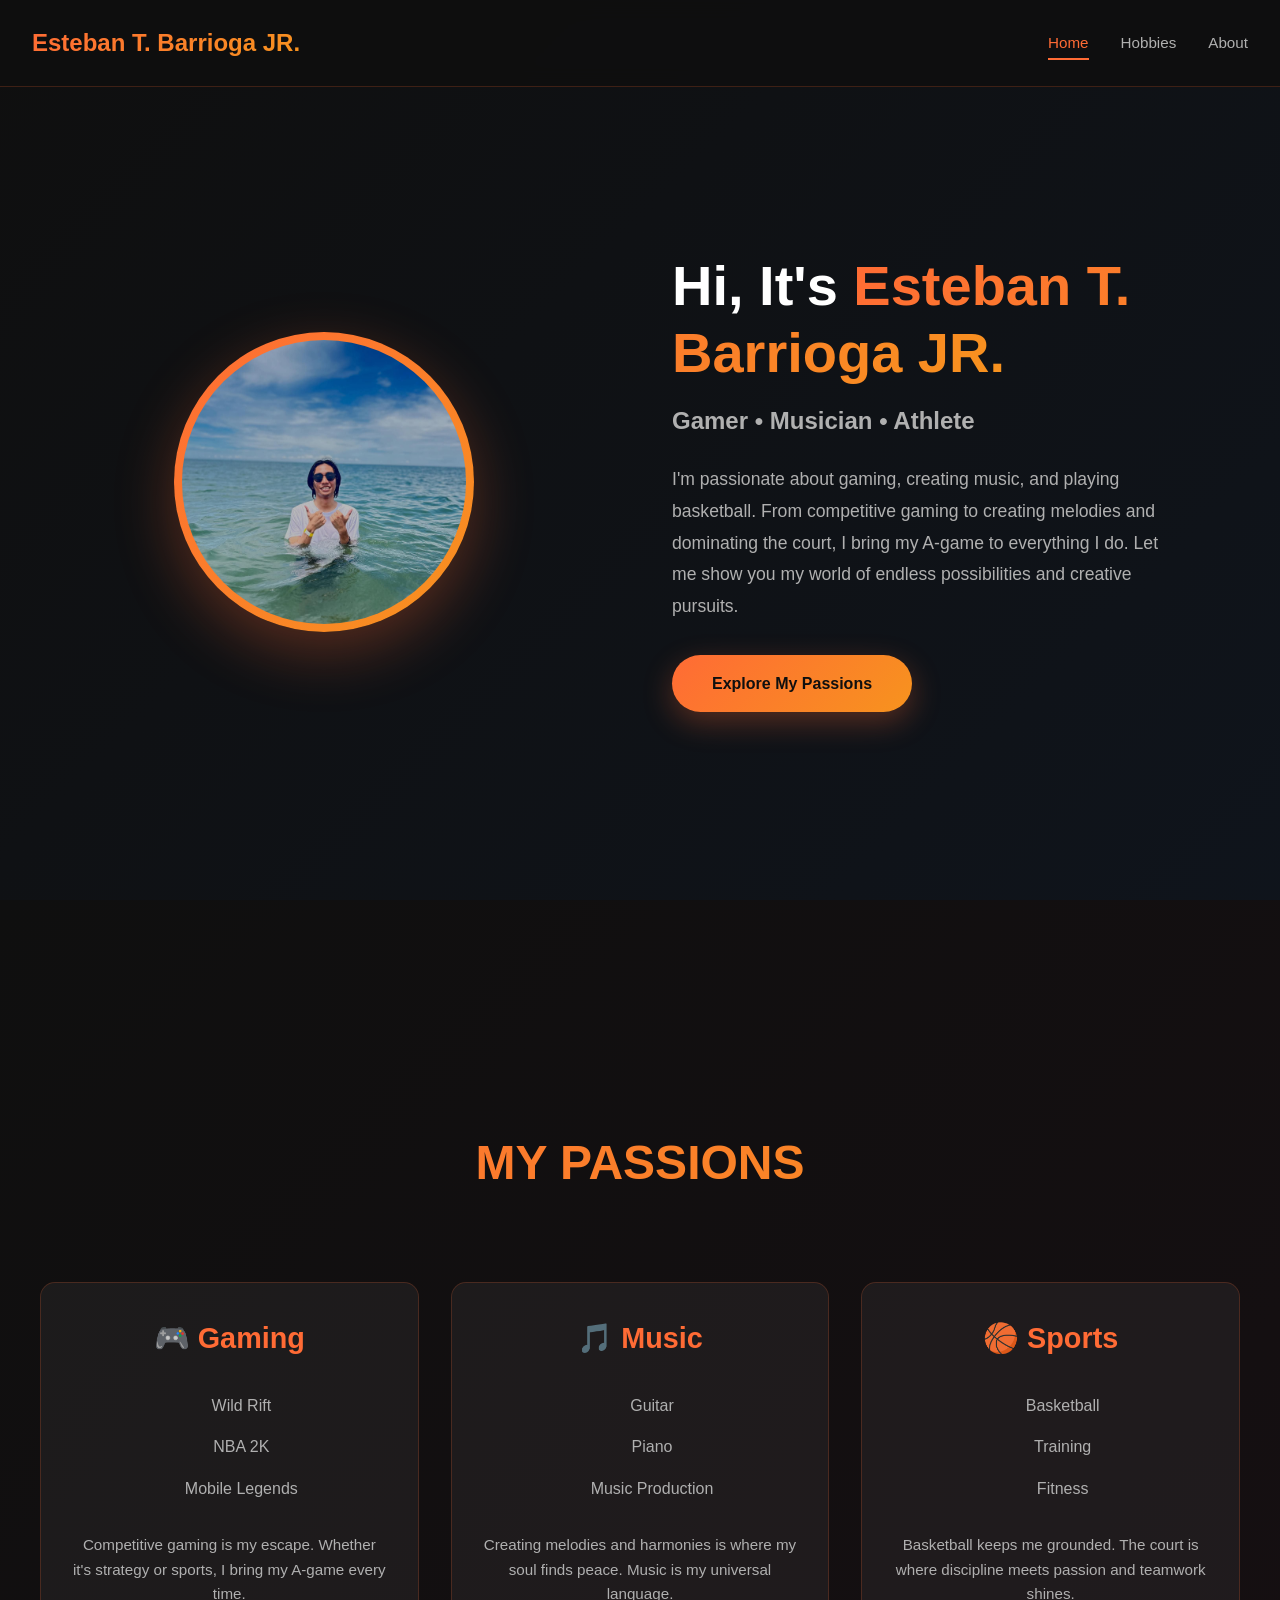
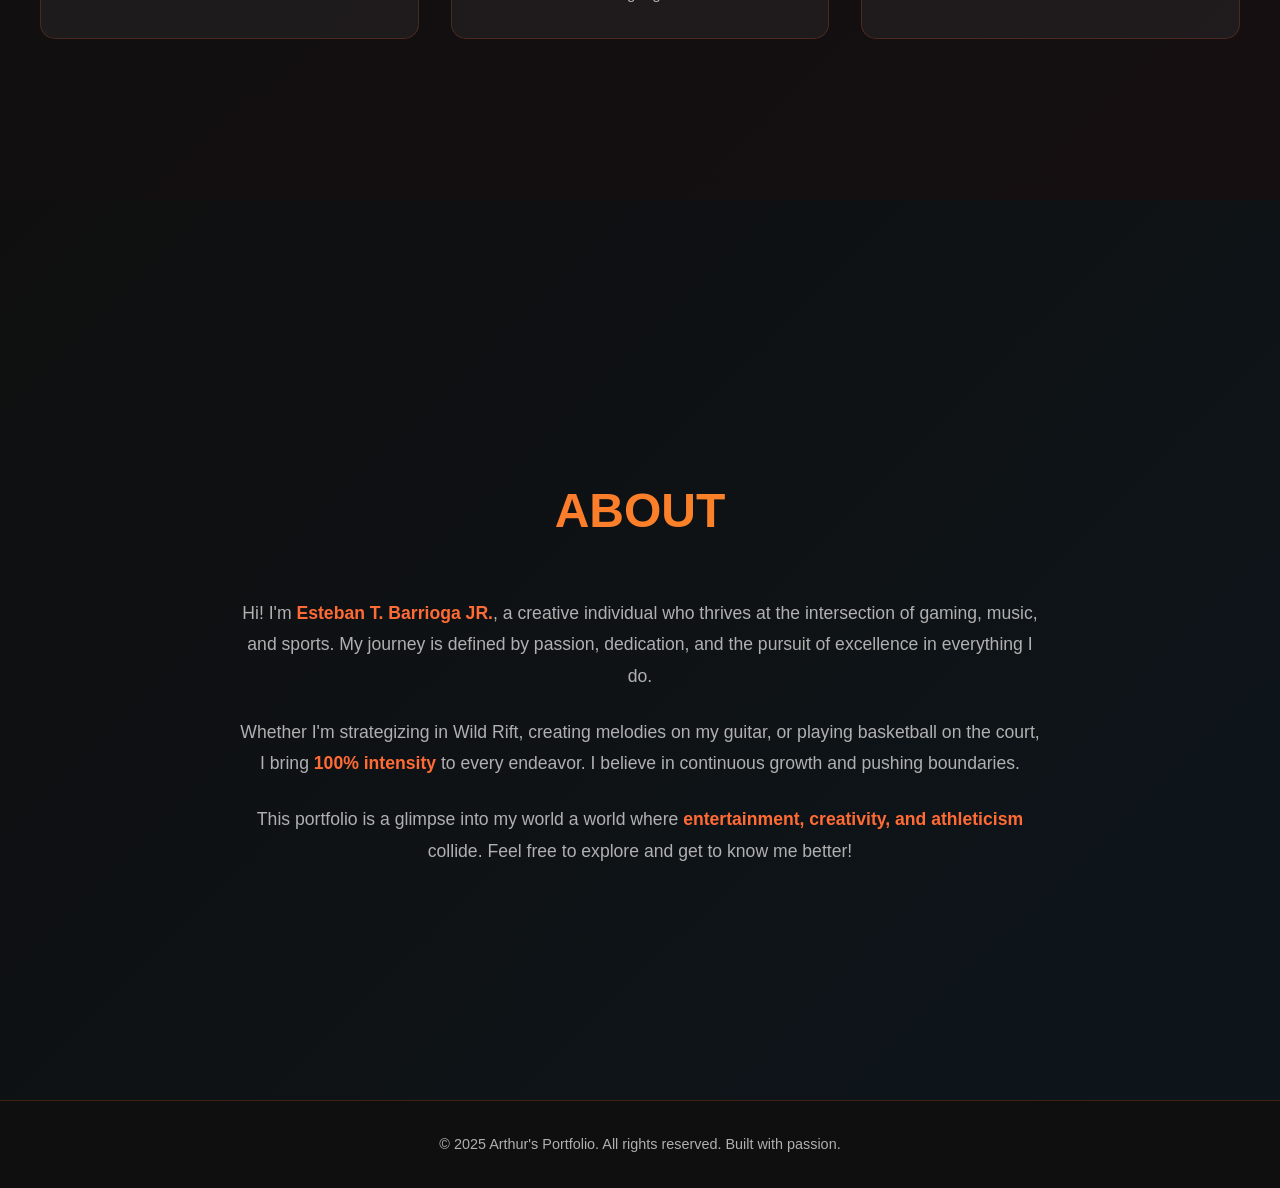
<file: index.html>
<!DOCTYPE html>
<html lang="en">
<head>
    <meta charset="UTF-8">
    <meta name="viewport" content="width=device-width, initial-scale=1.0">
    <title>Portfolio</title>
    <link rel="stylesheet" href="style.css">
</head>
<body>

    <!-- Navigation -->
    <nav class="navbar">
        <div class="nav-container">
            <div class="nav-logo">Esteban T. Barrioga JR.</div>
            <div class="nav-menu">
                <a href="#home" class="nav-link active">Home</a>
                <a href="htmls/hobbies.html" class="nav-link">Hobbies</a>
                <a href="#about" class="nav-link">About</a>
            </div>
        </div>
    </nav>

    <!-- HOME SECTION -->
    <section id="home" class="section home-section">
        <div class="home-content">
            <!-- Profile Picture Left -->
            <div class="profile-container">
                <div class="profile-circle">
                    <img src="resources/about-me-picture.jpg" alt="Arthur" class="profile-image">
                </div>
            </div>

            <!-- Intro Right -->
            <div class="intro-container">
                <h1 class="intro-title">
                    Hi, It's <span class="accent-text">Esteban T. Barrioga JR.</span>
                </h1>
                <h2 class="intro-subtitle">Gamer • Musician • Athlete</h2>
                <p class="intro-description">
                    I'm passionate about gaming, creating music, and playing basketball. From competitive gaming to creating melodies and dominating the court, I bring my A-game to everything I do. Let me show you my world of endless possibilities and creative pursuits.
                </p>
                <!-- FUTURE UPDATES -->
                <!-- <div class="social-icons">
                    <a href="#" class="social-icon" aria-label="LinkedIn">in</a>
                    <a href="#" class="social-icon" aria-label="Twitter">tw</a>
                    <a href="#" class="social-icon" aria-label="Instagram">ig</a>
                    <a href="#" class="social-icon" aria-label="YouTube">yt</a>
                </div> -->
                <a href="htmls/hobbies.html" class="cta-button">Explore My Passions</a>
            </div>
        </div>
    </section>

    <!-- HOBBIES SECTION -->
    <section id="hobbies" class="section hobbies-section">
        <h2 class="section-title">MY PASSIONS</h2>
        <div class="cards-container">
            <!-- Games Card -->
            <div class="card hobby-card">
                <h3>🎮 Gaming</h3>
                <ul class="hobby-items">
                    <li>Wild Rift</li>
                    <li>NBA 2K</li>
                    <li>Mobile Legends</li>
                </ul>
                <p>Competitive gaming is my escape. Whether it's strategy or sports, I bring my A-game every time.</p>
            </div>

            <!-- Instruments Card -->
            <div class="card hobby-card">
                <h3>🎵 Music</h3>
                <ul class="hobby-items">
                    <li>Guitar</li>
                    <li>Piano</li>
                    <li>Music Production</li>
                </ul>
                <p>Creating melodies and harmonies is where my soul finds peace. Music is my universal language.</p>
            </div>

            <!-- Sports Card -->
            <div class="card hobby-card">
                <h3>🏀 Sports</h3>
                <ul class="hobby-items">
                    <li>Basketball</li>
                    <li>Training</li>
                    <li>Fitness</li>
                </ul>
                <p>Basketball keeps me grounded. The court is where discipline meets passion and teamwork shines.</p>
            </div>
        </div>
    </section>

    <!-- ABOUT SECTION -->
    <section id="about" class="section about-section">
        <h2 class="section-title">ABOUT</h2>
        <div class="about-content">
            <p>
                Hi! I'm <span class="highlight">Esteban T. Barrioga JR.</span>, a creative individual who thrives at the intersection of gaming, music, and sports. My journey is defined by passion, dedication, and the pursuit of excellence in everything I do.
            </p>
            <p>
                Whether I'm strategizing in Wild Rift, creating melodies on my guitar, or playing basketball on the court, I bring <span class="highlight">100% intensity</span> to every endeavor. I believe in continuous growth and pushing boundaries.
            </p>
            <p>
                This portfolio is a glimpse into my world a world where <span class="highlight">entertainment, creativity, and athleticism</span> collide. Feel free to explore and get to know me better!
            </p>
        </div>
    </section>

    <!-- Footer -->
    <footer class="footer">
        <p>&copy; 2025 Arthur's Portfolio. All rights reserved. Built with passion.</p>
    </footer>

</body>
</html>
</file>
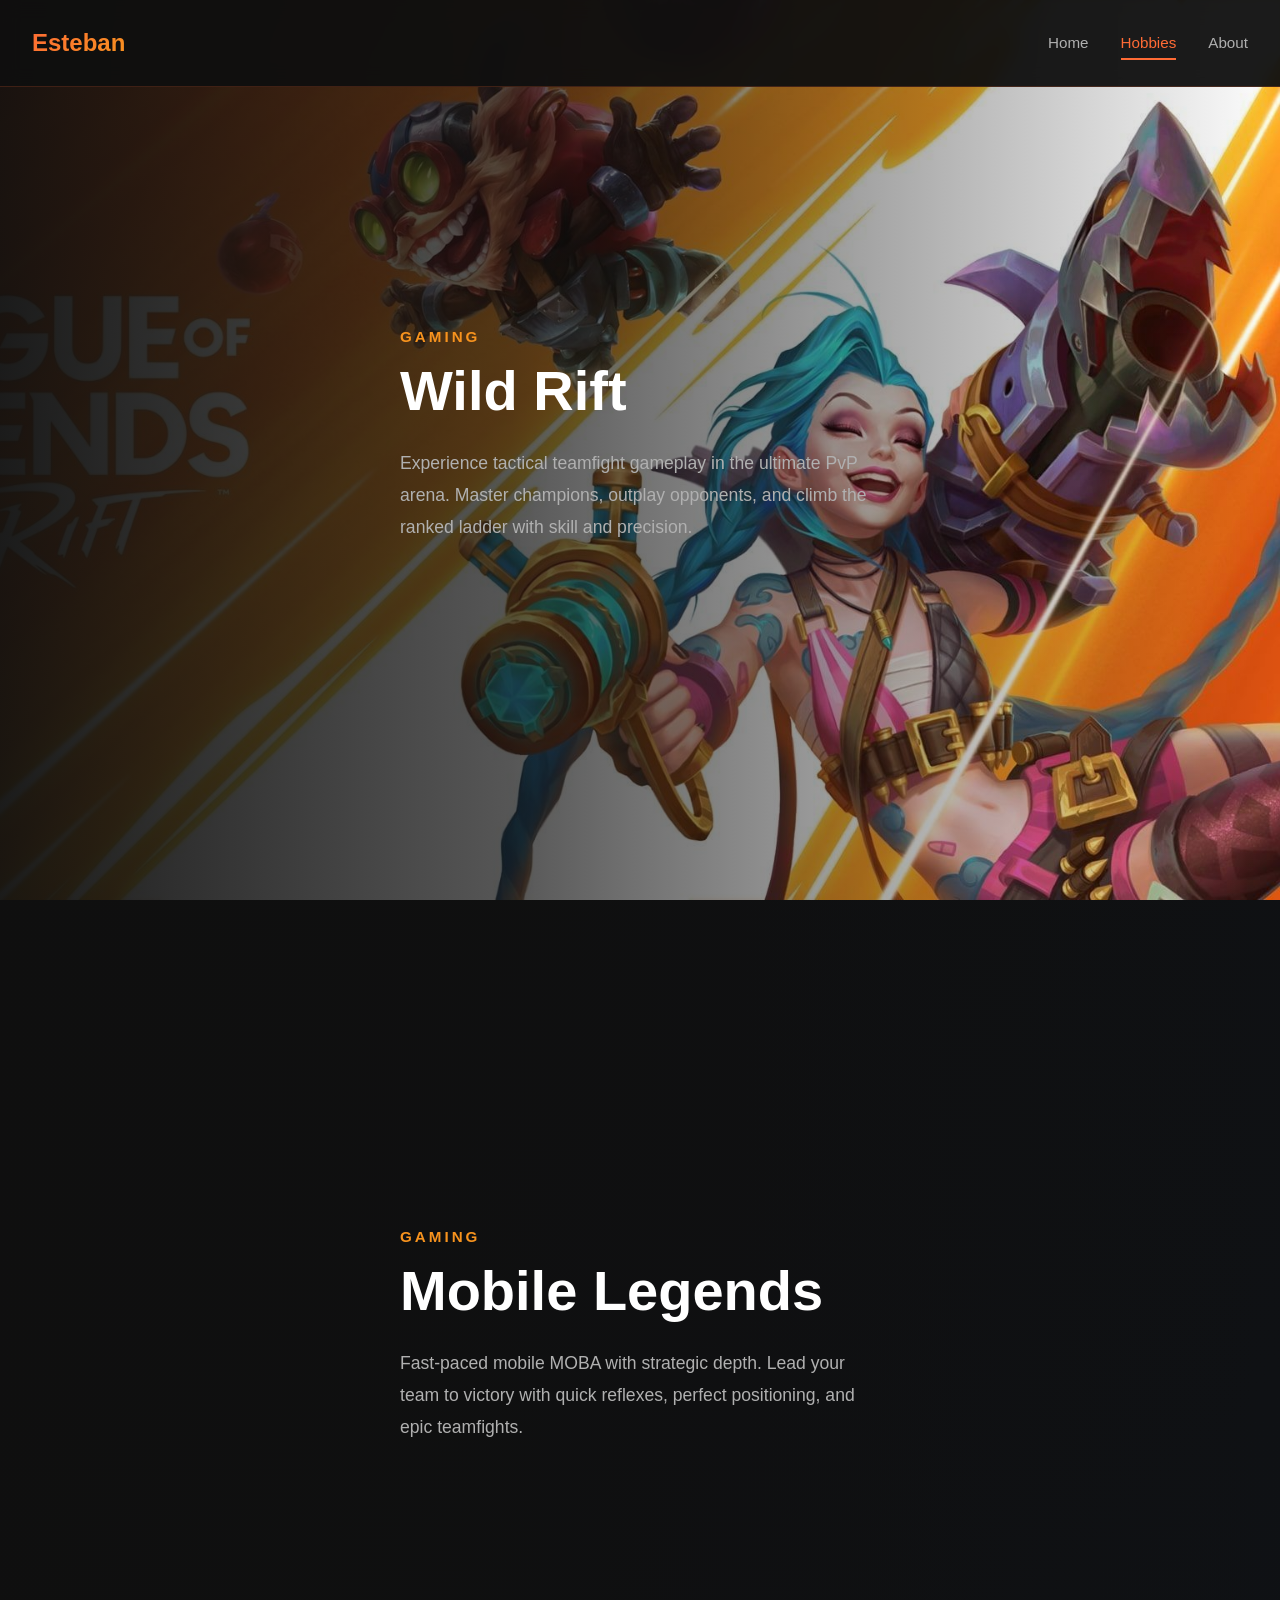
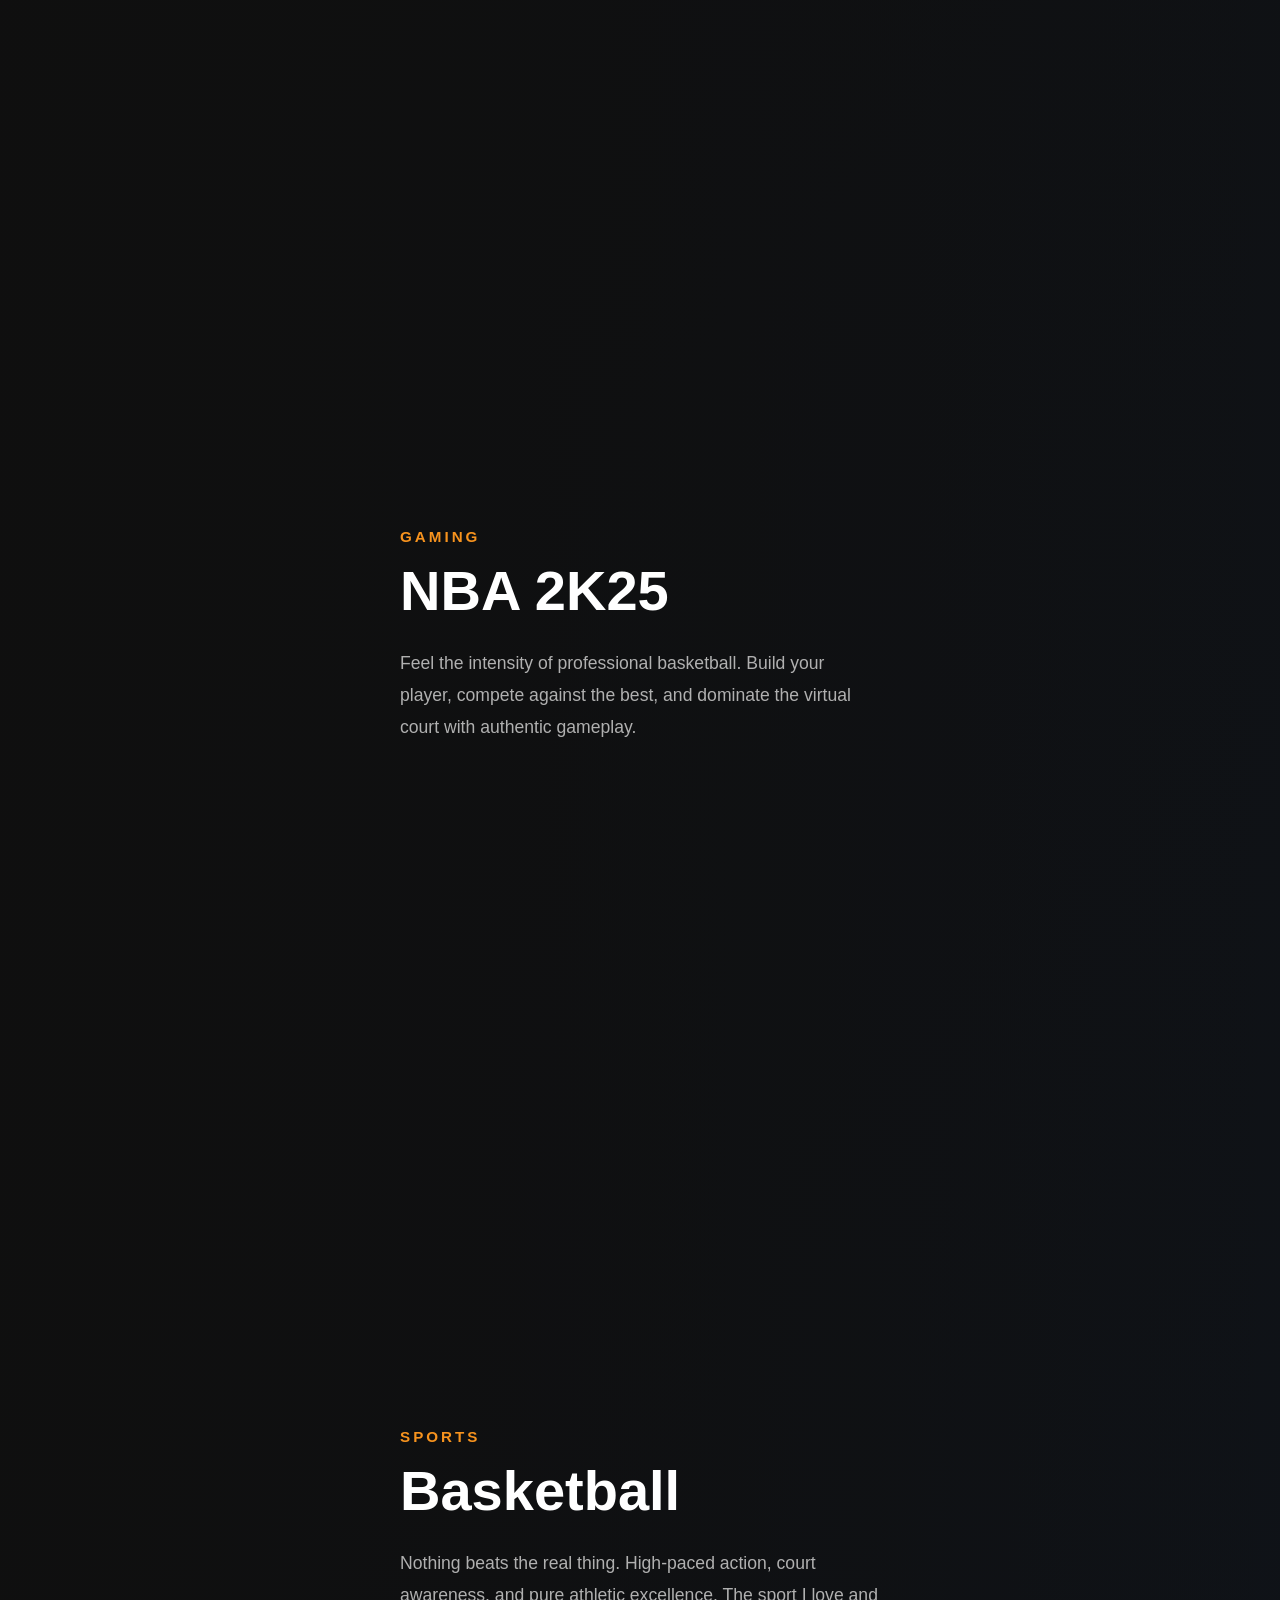
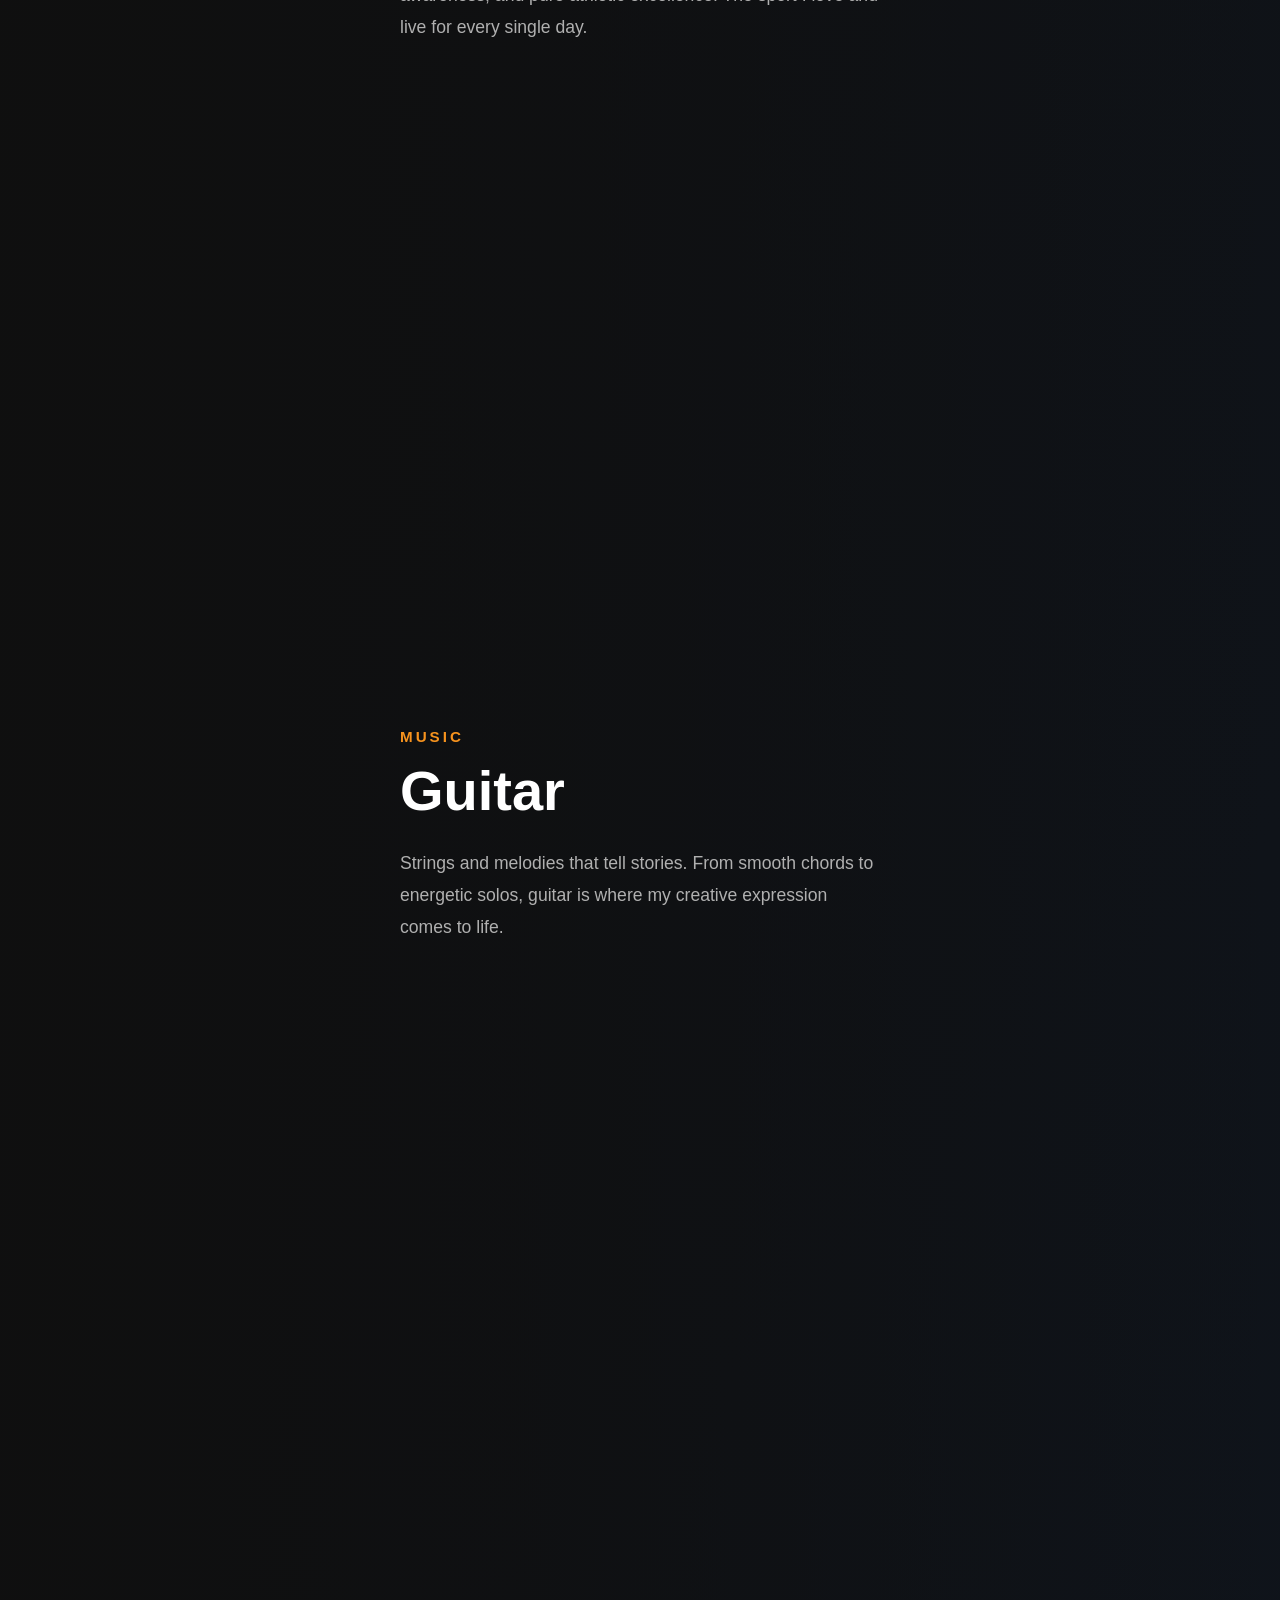
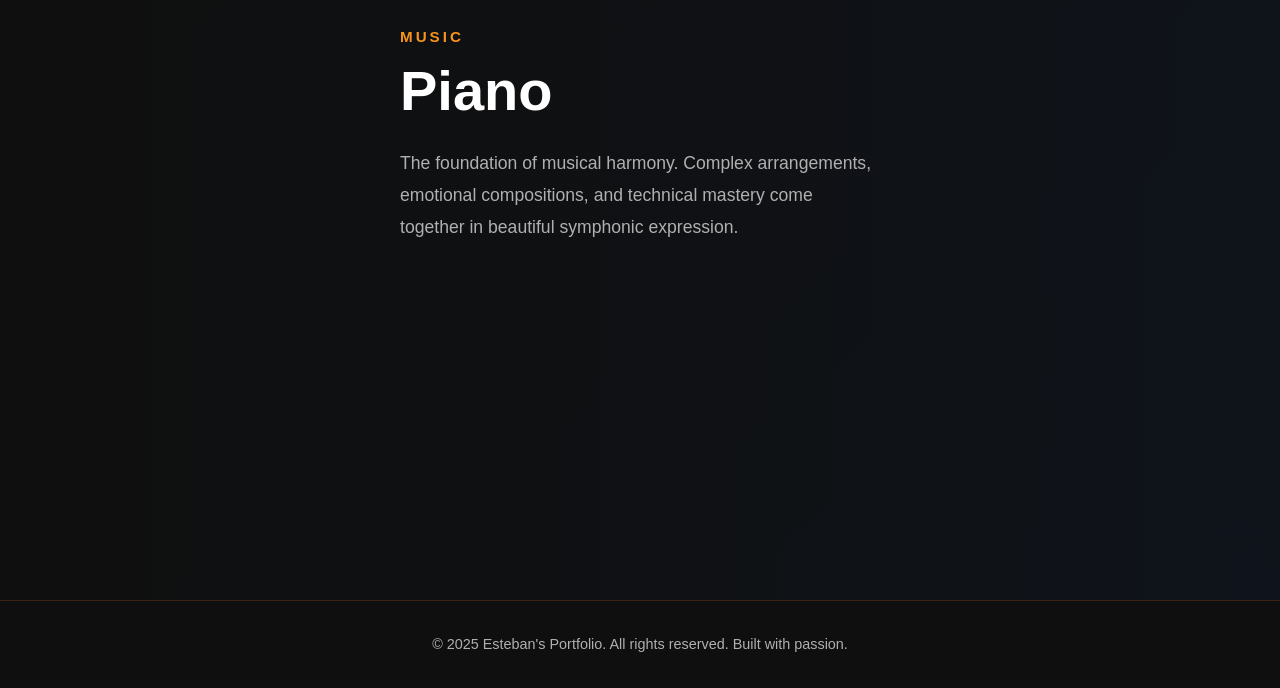
<file: hobbies.html>
<!DOCTYPE html>
<html lang="en">
<head>
    <meta charset="UTF-8">
    <meta name="viewport" content="width=device-width, initial-scale=1.0">
    <title>My Hobbies</title>
    <link rel="stylesheet" href="../style.css">
</head>
<body>

    <!-- Navigation -->
    <nav class="navbar">
        <div class="nav-container">
            <div class="nav-logo">Esteban</div>
            <div class="nav-menu">
                <a href="../index.html" class="nav-link">Home</a>
                <a href="#" class="nav-link active">Hobbies</a>
                <a href="../index.html#about" class="nav-link">About</a>
            </div>
        </div>
    </nav>

    <!-- GAMING HOBBIES -->
    <section class="hobby-showcase-section">
        <!-- Wild Rift -->
        <!-- Removed image-frame div, image now as background -->
        <div class="hobby-showcase" style="background-image: url('../resources/wild-rift.jpg')">
            <div class="showcase-content">
                <h2 class="showcase-category">GAMING</h2>
                <h1 class="showcase-title">Wild Rift</h1>
                <p class="showcase-description">
                    Experience tactical teamfight gameplay in the ultimate PvP arena. Master champions, outplay opponents, and climb the ranked ladder with skill and precision.
                </p>
                <!-- <div class="showcase-actions">
                    <button class="action-button primary">Play Now</button>
                    <button class="action-button secondary">Learn More</button>
                </div> -->
            </div>
        </div>

        <!-- Mobile Legends -->
        <div class="hobby-showcase" style="background-image: url('../resources/mobile-legends.jpg')">
            <div class="showcase-content">
                <h2 class="showcase-category">GAMING</h2>
                <h1 class="showcase-title">Mobile Legends</h1>
                <p class="showcase-description">
                    Fast-paced mobile MOBA with strategic depth. Lead your team to victory with quick reflexes, perfect positioning, and epic teamfights.
                </p>
                <!-- <div class="showcase-actions">
                    <button class="action-button primary">Play Now</button>
                    <button class="action-button secondary">Learn More</button>
                </div> -->
            </div>
        </div>

        <!-- NBA 2K25 -->
        <div class="hobby-showcase" style="background-image: url('../resources/nba-2k25.jpg')">
            <div class="showcase-content">
                <h2 class="showcase-category">GAMING</h2>
                <h1 class="showcase-title">NBA 2K25</h1>
                <p class="showcase-description">
                    Feel the intensity of professional basketball. Build your player, compete against the best, and dominate the virtual court with authentic gameplay.
                </p>
                <!-- <div class="showcase-actions">
                    <button class="action-button primary">Play Now</button>
                    <button class="action-button secondary">Learn More</button>
                </div> -->
            </div>
        </div>

        <!-- Basketball -->
        <div class="hobby-showcase" style="background-image: url('../resources/basketball.jpeg')">
            <div class="showcase-content">
                <h2 class="showcase-category">SPORTS</h2>
                <h1 class="showcase-title">Basketball</h1>
                <p class="showcase-description">
                    Nothing beats the real thing. High-paced action, court awareness, and pure athletic excellence. The sport I love and live for every single day.
                </p>
                <!-- <div class="showcase-actions">
                    <button class="action-button primary">Learn More</button>
                    <button class="action-button secondary">Training Tips</button>
                </div> -->
            </div>
        </div>

        <!-- Guitar -->
        <div class="hobby-showcase" style="background-image: url('../resources/guitar.jpg')">
            <div class="showcase-content">
                <h2 class="showcase-category">MUSIC</h2>
                <h1 class="showcase-title">Guitar</h1>
                <p class="showcase-description">
                    Strings and melodies that tell stories. From smooth chords to energetic solos, guitar is where my creative expression comes to life.
                </p>
                <!-- <div class="showcase-actions">
                    <button class="action-button primary">Listen</button>
                    <button class="action-button secondary">Covers</button>
                </div> -->
            </div>
        </div>

        <!-- Piano -->
        <div class="hobby-showcase" style="background-image: url('../resources/piano.jpg')">
            <div class="showcase-content">
                <h2 class="showcase-category">MUSIC</h2>
                <h1 class="showcase-title">Piano</h1>
                <p class="showcase-description">
                    The foundation of musical harmony. Complex arrangements, emotional compositions, and technical mastery come together in beautiful symphonic expression.
                </p>
                <!-- <div class="showcase-actions">
                    <button class="action-button primary">Listen</button>
                    <button class="action-button secondary">Compositions</button>
                </div> -->
            </div>
        </div>
    </section>

    <!-- Footer -->
    <footer class="footer">
        <p>&copy; 2025 Esteban's Portfolio. All rights reserved. Built with passion.</p>
    </footer>

</body>

<!-- UNCOMMENT TO ENABLE ACTION BUTTONS
     FOR FUTURE REFERENCE LINKS ON ONLINE WEBSITES -->
</html>
</file>
<file: style.css>
/* ============================================
   ROOT VARIABLES & COLOR SCHEME
   ============================================
   Defines the main color palette used throughout the website.
   By using CSS variables (custom properties), we can easily
   change colors globally without editing individual selectors.
*/
:root {
  --primary-color: #ff6b35; /* Main orange/red color for accents and gradients */
  --secondary-color: #004e89; /* Deep blue for secondary accents */
  --accent-color: #f7931e; /* Gold/yellow accent for highlights */
  --dark-bg: #0f0f0f; /* Dark background color (almost black) */
  --light-text: #ffffff; /* White text for main content */
  --muted-text: #b0b0b0; /* Gray text for secondary content */
  --border-color: rgba(255, 107, 53, 0.2); /* Semi-transparent orange for borders */
}

/* ============================================
   GLOBAL RESET & BASE STYLES
   ============================================
   Removes default browser margins/padding and sets
   fundamental styles that apply to all elements.
*/
* {
  margin: 0;
  padding: 0;
  box-sizing: border-box; /* Ensures padding/borders are included in element width/height */
}

html {
  scroll-behavior: smooth; /* Makes scrolling animate smoothly instead of jumping */
  scroll-snap-type: y mandatory; /* Enables scroll-snapping for full-page sections */
}

body {
  font-family: "Segoe UI", Tahoma, Geneva, Verdana, sans-serif;
  background-color: var(--dark-bg);
  color: var(--light-text);
  overflow-x: hidden; /* Prevents horizontal scrollbar from appearing */
  line-height: 1.6; /* Adds vertical spacing between lines for readability */
}

/* ============================================
   ANIMATIONS
   ============================================
   Reusable keyframe animations that create smooth,
   engaging visual transitions throughout the site.
*/

/* Slides the navbar down from above when page loads */
@keyframes slideDown {
  from {
    transform: translateY(-100%);
    opacity: 0;
  }
  to {
    transform: translateY(0);
    opacity: 1;
  }
}

/* Fades content in and slides it up from bottom */
@keyframes fadeInUp {
  from {
    opacity: 0;
    transform: translateY(30px);
  }
  to {
    opacity: 1;
    transform: translateY(0);
  }
}

/* Simple fade-in animation without movement */
@keyframes fadeIn {
  from {
    opacity: 0;
  }
  to {
    opacity: 1;
  }
}

/* Scales element from small to normal size while fading in */
@keyframes scaleIn {
  from {
    opacity: 0;
    transform: scale(0.8);
  }
  to {
    opacity: 1;
    transform: scale(1);
  }
}

/* Slides content in from the right side */
@keyframes slideInRight {
  from {
    opacity: 0;
    transform: translateX(40px);
  }
  to {
    opacity: 1;
    transform: translateX(0);
  }
}

/* ============================================
   NAVIGATION BAR
   ============================================
   Fixed header that stays at top of page with
   navigation links. Uses blur effect for glass-morphism style.
*/
.navbar {
  position: fixed;
  top: 0;
  width: 100%;
  background: rgba(15, 15, 15, 0.95); /* Semi-transparent dark background */
  backdrop-filter: blur(10px); /* Glass-morphism effect */
  border-bottom: 1px solid var(--border-color);
  z-index: 1000; /* Ensures navbar stays above other content */
  animation: slideDown 0.5s ease-out;
}

.nav-container {
  max-width: 1400px;
  margin: 0 auto;
  padding: 1.5rem 2rem;
  display: flex; /* Uses flexbox for horizontal layout */
  justify-content: space-between; /* Logo on left, menu on right */
  align-items: center; /* Vertically centers all items */
}

.nav-logo {
  font-size: 1.5rem;
  font-weight: bold;
  background: linear-gradient(135deg, var(--primary-color), var(--accent-color));
  -webkit-background-clip: text; /* Makes gradient fill the text */
  -webkit-text-fill-color: transparent;
  background-clip: text;
}

.nav-menu {
  display: flex;
  list-style: none; /* Removes default bullet points */
  gap: 2rem; /* Space between navigation items */
}

.nav-link {
  color: var(--muted-text);
  text-decoration: none;
  font-size: 0.95rem;
  position: relative; /* Needed for ::after pseudo-element positioning */
  transition: color 0.3s ease; /* Smooth color transition on hover */
}

/* Creates animated underline effect */
.nav-link::after {
  content: "";
  position: absolute;
  bottom: -5px;
  left: 0;
  width: 0; /* Starts at 0 width */
  height: 2px;
  background: var(--primary-color);
  transition: width 0.3s ease; /* Animates width on hover */
}

.nav-link:hover,
.nav-link.active {
  color: var(--primary-color); /* Changes text color on hover/active */
}

.nav-link:hover::after,
.nav-link.active::after {
  width: 100%; /* Expands underline to full width */
}

/* ============================================
   SECTION STYLES
   ============================================
   Base styles for all full-viewport sections.
   Each section takes up entire screen height
   and snaps when scrolling.
*/
.section {
  min-height: 100vh; /* Full viewport height */
  display: flex;
  align-items: center; /* Centers content vertically */
  justify-content: center; /* Centers content horizontally */
  padding: 6rem 2rem 2rem;
  animation: fadeInUp 0.8s ease-out;
  scroll-snap-align: start; /* Snaps to start of section */
  scroll-snap-stop: always; /* Forces stop at each section */
}

/* ============================================
   HOME SECTION (Hero/Intro)
   ============================================
   Landing section with profile picture and intro text.
   Uses gradient background and two-column layout.
*/
.home-section {
  background: linear-gradient(135deg, rgba(15, 15, 15, 1) 0%, rgba(15, 25, 40, 0.5) 100%);
}

.home-content {
  max-width: 1200px;
  width: 100%;
  display: grid;
  grid-template-columns: 1fr 1fr; /* Two equal columns for image and text */
  gap: 4rem; /* Space between columns */
  align-items: center;
}

.profile-container {
  display: flex;
  justify-content: center;
  animation: scaleIn 0.8s ease-out;
}

/* Circular profile picture with gradient border */
.profile-circle {
  width: 300px;
  height: 300px;
  border-radius: 50%; /* Creates perfect circle */
  background: linear-gradient(135deg, var(--primary-color), var(--accent-color));
  padding: 8px; /* Space between gradient border and image */
  display: flex;
  align-items: center;
  justify-content: center;
  position: relative;
  overflow: hidden; /* Clips content to circular shape */
  box-shadow: 0 20px 60px rgba(255, 107, 53, 0.3);
  animation: float 3s ease-in-out infinite; /* Continuous floating motion */
}

/* Floating up and down animation for profile */
@keyframes float {
  0%,
  100% {
    transform: translateY(0px);
  }
  50% {
    transform: translateY(-20px); /* Moves 20px up at midpoint */
  }
}

.profile-image {
  width: 100%;
  height: 100%;
  border-radius: 50%;
  object-fit: cover; /* Crops image to fill circle */
  display: block;
}

.intro-container {
  animation: slideInRight 0.8s ease-out;
}

/* Main intro title with large font */
.intro-title {
  font-size: 3.5rem;
  font-weight: bold;
  margin-bottom: 1rem;
  line-height: 1.2; /* Reduces space between lines */
}

/* Gradient text styling for accent words */
.accent-text {
  background: linear-gradient(135deg, var(--primary-color), var(--accent-color));
  -webkit-background-clip: text;
  -webkit-text-fill-color: transparent;
  background-clip: text;
}

.intro-subtitle {
  font-size: 1.5rem;
  color: var(--muted-text);
  margin-bottom: 1.5rem;
}

.intro-description {
  font-size: 1.1rem;
  color: var(--muted-text);
  line-height: 1.8;
  margin-bottom: 2rem;
  max-width: 500px;
}

/* Social media icons container */
.social-icons {
  display: flex;
  gap: 1rem; /* Space between icons */
  margin-bottom: 2rem;
}

/* Circular social media icon buttons */
.social-icon {
  width: 50px;
  height: 50px;
  border: 2px solid var(--border-color);
  border-radius: 50%; /* Creates circle */
  display: flex;
  align-items: center;
  justify-content: center;
  color: var(--primary-color);
  text-decoration: none;
  transition: all 0.3s ease; /* Smooth transition for all properties */
  font-weight: bold;
  font-size: 0.85rem;
}

.social-icon:hover {
  background-color: var(--primary-color);
  color: var(--dark-bg);
  transform: translateY(-5px); /* Lifts icon up on hover */
}

/* Main call-to-action button */
.cta-button {
  display: inline-block;
  padding: 1rem 2.5rem;
  font-size: 1rem;
  font-weight: bold;
  color: var(--dark-bg);
  background: linear-gradient(135deg, var(--primary-color), var(--accent-color));
  border: none;
  border-radius: 50px; /* Rounded pill shape */
  cursor: pointer;
  transition: all 0.3s ease;
  box-shadow: 0 10px 30px rgba(255, 107, 53, 0.3);
  text-decoration: none;
}

.cta-button:hover {
  transform: translateY(-3px); /* Lifts button on hover */
  box-shadow: 0 15px 40px rgba(255, 107, 53, 0.5); /* Stronger shadow on hover */
}

/* ============================================
   SECTION TITLES
   ============================================
   Large gradient titles used in hobbies and about sections.
*/
.section-title {
  font-size: 3rem;
  font-weight: bold;
  margin-bottom: 3rem;
  text-align: center;
  background: linear-gradient(135deg, var(--primary-color), var(--accent-color));
  -webkit-background-clip: text;
  -webkit-text-fill-color: transparent;
  background-clip: text;
  width: 100%;
}

/* ============================================
   HOBBIES SECTION
   ============================================
   Displays hobby cards in a grid layout.
*/
.hobbies-section {
  background: linear-gradient(135deg, rgba(15, 15, 15, 1) 0%, rgba(78, 15, 40, 0.1) 100%);
  flex-direction: column; /* Stacks content vertically */
}

/* ============================================
   ABOUT SECTION
   ============================================
   Text-based section with centered content.
*/
.about-section {
  background: linear-gradient(135deg, rgba(15, 15, 15, 1) 0%, rgba(0, 78, 137, 0.1) 100%);
  flex-direction: column;
}

.about-content {
  max-width: 800px;
  text-align: center;
}

.about-content p {
  font-size: 1.1rem;
  color: var(--muted-text);
  line-height: 1.8;
  margin-bottom: 1.5rem;
}

.highlight {
  color: var(--primary-color);
  font-weight: 600;
}

/* ============================================
   HOBBY CARDS
   ============================================
   Grid of cards displaying hobbies with hover effects.
*/
.cards-container {
  max-width: 1200px;
  width: 100%;
  display: grid;
  grid-template-columns: repeat(auto-fit, minmax(280px, 1fr)); /* Responsive grid */
  gap: 2rem;
  margin-top: 2rem;
}

/* Individual hobby card */
.card {
  background: rgba(255, 255, 255, 0.05); /* Slightly transparent background */
  border: 1px solid var(--border-color);
  border-radius: 15px;
  padding: 2rem;
  text-align: center;
  transition: all 0.3s ease; /* Smooth transitions for all properties */
  animation: cardFadeIn 0.6s ease-out forwards;
  position: relative;
  overflow: hidden; /* Clips the shimmer effect */
}

/* Card fade-in animation on page load */
@keyframes cardFadeIn {
  from {
    opacity: 0;
    transform: translateY(20px);
  }
  to {
    opacity: 1;
    transform: translateY(0);
  }
}

/* Shimmer effect that runs across card on hover */
.card::before {
  content: "";
  position: absolute;
  top: 0;
  left: -100%; /* Starts outside card on left */
  width: 100%;
  height: 100%;
  background: linear-gradient(90deg, transparent, rgba(255, 107, 53, 0.1), transparent);
  transition: left 0.6s ease;
}

.card:hover::before {
  left: 100%; /* Moves to right side on hover */
}

.card:hover {
  background: rgba(255, 107, 53, 0.1); /* Adds tint on hover */
  border-color: var(--primary-color);
  transform: translateY(-10px); /* Lifts card up */
  box-shadow: 0 20px 40px rgba(255, 107, 53, 0.2);
}

.card h3 {
  font-size: 1.8rem;
  margin-bottom: 1rem;
  color: var(--primary-color);
}

/* List of hobby items within card */
.hobby-items {
  list-style: none;
  margin: 1.5rem 0;
}

.hobby-items li {
  padding: 0.5rem 0;
  color: var(--muted-text);
  transition: all 0.2s ease;
  position: relative;
  padding-left: 1.5rem; /* Space for arrow icon */
}

/* Arrow that appears on hover */
.hobby-items li::before {
  content: "→";
  position: absolute;
  left: 0;
  color: var(--primary-color);
  opacity: 0; /* Hidden by default */
  transition: all 0.2s ease;
}

.card:hover .hobby-items li::before {
  opacity: 1; /* Shows on card hover */
  left: 5px; /* Slight movement */
}

.card:hover .hobby-items li {
  color: var(--light-text); /* Brightens text on hover */
}

.card p {
  color: var(--muted-text);
  line-height: 1.6;
  font-size: 0.95rem;
}

/* ============================================
   FOOTER
   ============================================
   Page footer with copyright information.
*/
.footer {
  background: rgba(15, 15, 15, 0.8);
  border-top: 1px solid var(--border-color);
  padding: 2rem;
  text-align: center;
  color: var(--muted-text);
  font-size: 0.9rem;
}

/* ============================================
   HOBBY SHOWCASE SECTION
   ============================================
   Alternating layout for hobby details page.
   Each hobby takes full viewport with background image
   and fade gradient from right to left.
*/
.hobby-showcase-section {
  background: linear-gradient(135deg, rgba(15, 15, 15, 1) 0%, rgba(15, 25, 40, 0.5) 100%);
}

/* Full-screen hobby display container with background image */
.hobby-showcase {
  min-height: 100vh;
  display: flex;
  align-items: center;
  justify-content: flex-start; /* Changed to flex-start to position content on left */
  padding: 6rem 25rem;
  gap: 4rem;
  max-width: 2000px;
  margin: 0 auto;
  animation: fadeInUp 0.8s ease-out;
  scroll-snap-align: start;
  scroll-snap-stop: always;
  background-size: cover; /* Image covers entire section */
  background-position: center right; /* Position image on right side */
  background-attachment: fixed; /* Creates parallax effect */
  position: relative;
}

/* NEW: Overlay gradient that fades from left (transparent) to right (dark) */
.hobby-showcase::before {
  content: "";
  position: absolute;
  top: 0;
  left: 0;
  right: 0;
  bottom: 0;
  background: linear-gradient(90deg, rgba(15, 15, 15, 0.95) 0%, rgba(15, 15, 15, 0.7) 40%, rgba(15, 15, 15, 0) 100%);
  pointer-events: none; /* Doesn't interfere with button clicks */
  z-index: 1; /* Sits on top of background image */
}

/* Removes the old alternating direction since we now use background images */
.hobby-showcase:nth-child(even) {
  flex-direction: row; /* Same as odd for consistency */
}

.showcase-content {
  flex: 1;
  max-width: 550px;
  animation: slideInLeft 0.8s ease-out;
  position: relative;
  z-index: 2; /* Sits above the gradient overlay */
}

.showcase-content:nth-child(even) {
  animation: slideInLeft 0.8s ease-out;
}

.hobby-showcase:nth-child(even) .showcase-content {
  animation: slideInLeft 0.8s ease-out;
}

/* Category label above title */
.showcase-category {
  font-size: 0.95rem;
  font-weight: 600;
  letter-spacing: 3px; /* Increases spacing between letters */
  text-transform: uppercase; /* Makes text all caps */
  color: var(--accent-color);
  margin-bottom: 0.5rem;
  animation: fadeIn 0.6s ease-out 0.2s both; /* Delays animation start */
}

/* Large hobby title */
.showcase-title {
  font-size: 3.5rem;
  font-weight: bold;
  color: var(--light-text);
  margin-bottom: 1.5rem;
  line-height: 1.2;
  animation: fadeIn 0.6s ease-out 0.3s both;
}

.showcase-description {
  font-size: 1.1rem;
  color: var(--muted-text);
  line-height: 1.8;
  margin-bottom: 2rem;
  animation: fadeIn 0.6s ease-out 0.4s both;
}

/* Container for action buttons */
.showcase-actions {
  display: flex;
  gap: 1.5rem;
  flex-wrap: wrap; /* Wraps buttons to next line if needed */
  animation: fadeIn 0.6s ease-out 0.5s both;
}

/* Action button styling */
.action-button {
  padding: 1rem 2rem;
  font-size: 1rem;
  font-weight: 600;
  border: none;
  border-radius: 8px;
  cursor: pointer;
  transition: all 0.3s ease;
  text-transform: uppercase;
  letter-spacing: 1px;
}

/* Primary button (filled) */
.action-button.primary {
  background: linear-gradient(135deg, var(--primary-color), var(--accent-color));
  color: var(--dark-bg);
  box-shadow: 0 10px 30px rgba(255, 107, 53, 0.3);
}

.action-button.primary:hover {
  transform: translateY(-3px);
  box-shadow: 0 15px 40px rgba(255, 107, 53, 0.5);
}

/* Secondary button (outline) */
.action-button.secondary {
  background: transparent;
  color: var(--primary-color);
  border: 2px solid var(--primary-color);
}

.action-button.secondary:hover {
  background: var(--primary-color);
  color: var(--dark-bg);
  transform: translateY(-3px);
}

/* Remove/hide the old image display area since we use background images now */
.showcase-image {
  display: none; /* Hidden - not needed with background images */
}

.image-frame {
  display: none; /* Hidden - not needed with background images */
}

/* ============================================
   RESPONSIVE DESIGN (MOBILE & TABLET)
   ============================================
   Adjusts layout and sizing for screens 768px and below.
*/
@media (max-width: 768px) {
  /* Single column layout for home content */
  .home-content {
    grid-template-columns: 1fr;
    gap: 2rem;
    padding-top: 8rem;
  }

  .profile-circle {
    width: 200px;
    height: 200px;
  }

  .intro-title {
    font-size: 2rem;
  }

  .intro-subtitle {
    font-size: 1.2rem;
  }

  .nav-menu {
    gap: 1rem;
    font-size: 0.85rem;
  }

  .section-title {
    font-size: 2rem;
  }

  /* Single column card grid */
  .cards-container {
    grid-template-columns: 1fr;
  }

  .section {
    padding: 4rem 1rem 1rem;
  }

  /* Stack showcase sections vertically and adjust background on mobile */
  .hobby-showcase {
    flex-direction: column !important;
    gap: 2rem;
    padding: 4rem 1.5rem;
    background-attachment: scroll; /* Disable parallax on mobile */
  }

  .hobby-showcase:nth-child(even) {
    flex-direction: column;
  }

  .showcase-title {
    font-size: 2.5rem;
  }

  .showcase-description {
    font-size: 1rem;
  }

  .showcase-image {
    width: 100%;
  }

  .image-frame {
    max-width: 100%;
  }

  /* Stack buttons vertically */
  .showcase-actions {
    flex-direction: column;
  }

  .action-button {
    width: 100%;
    text-align: center;
  }
}
</file>
